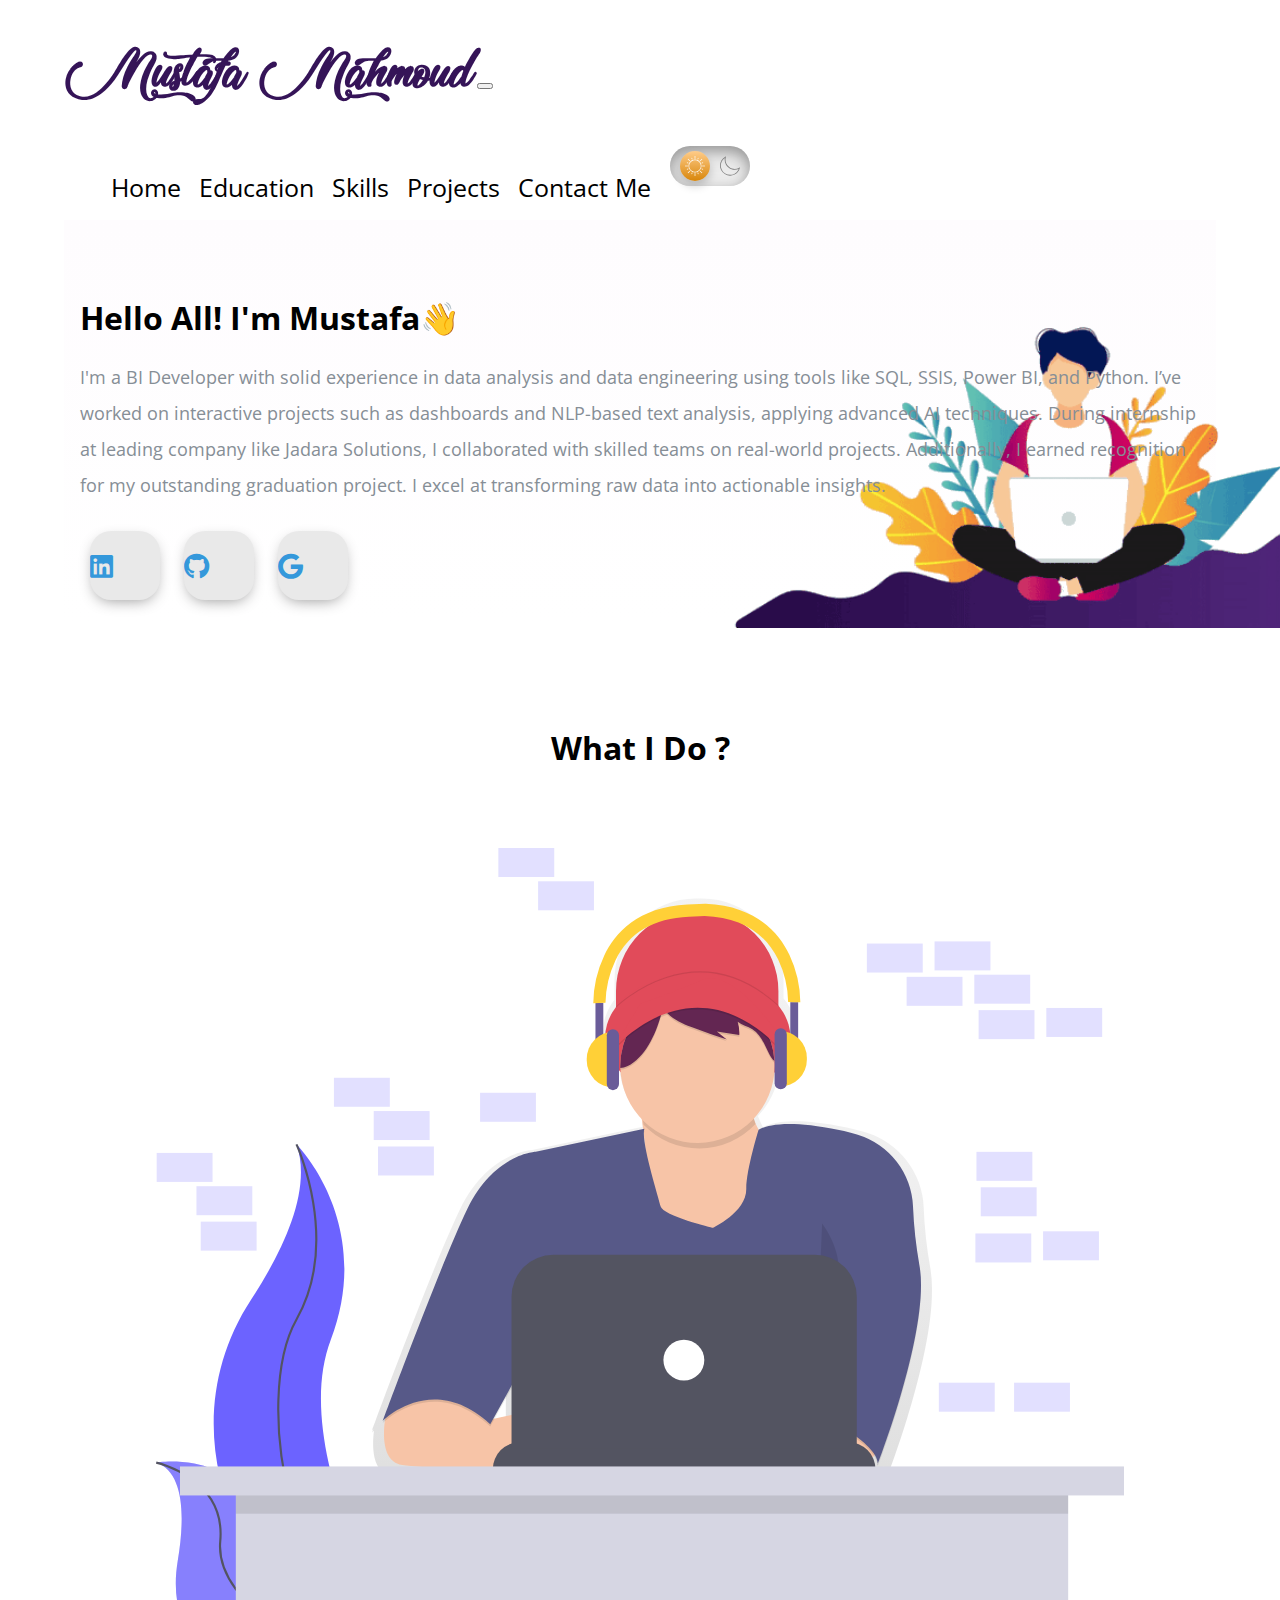
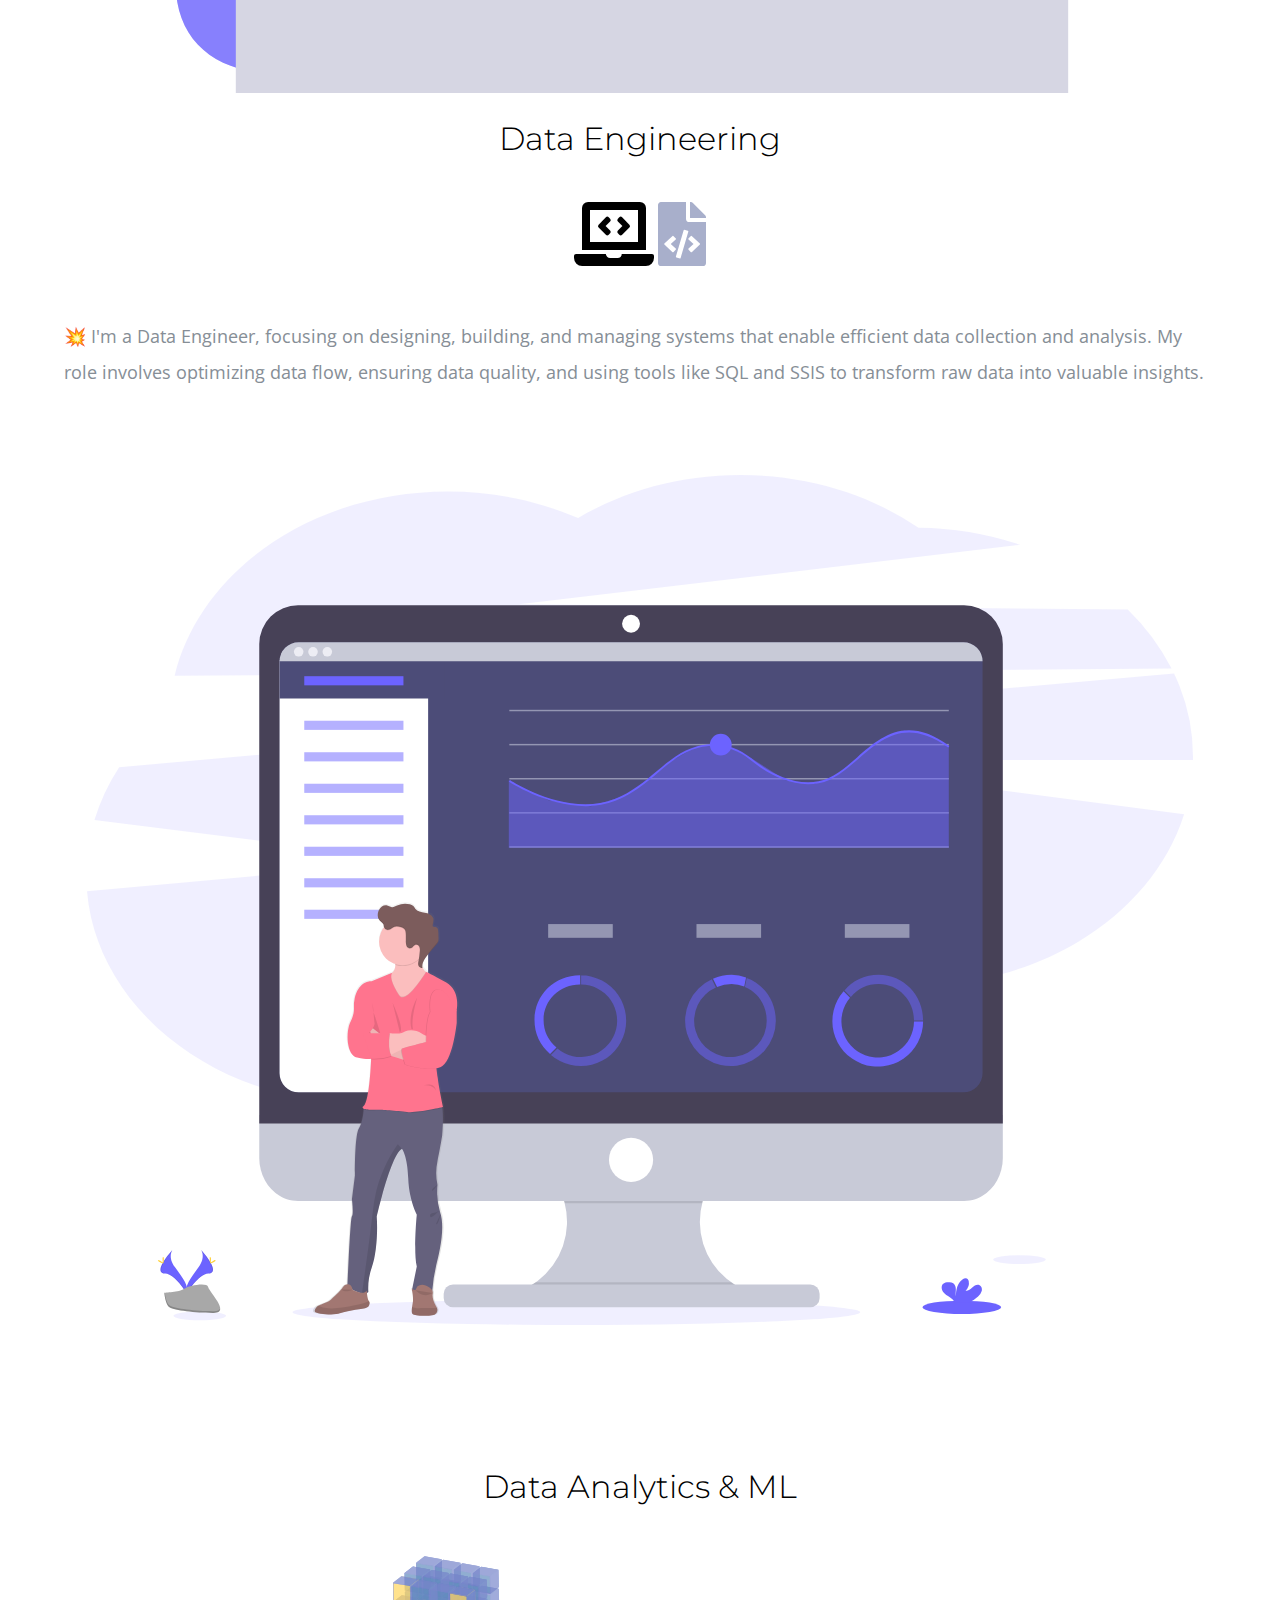
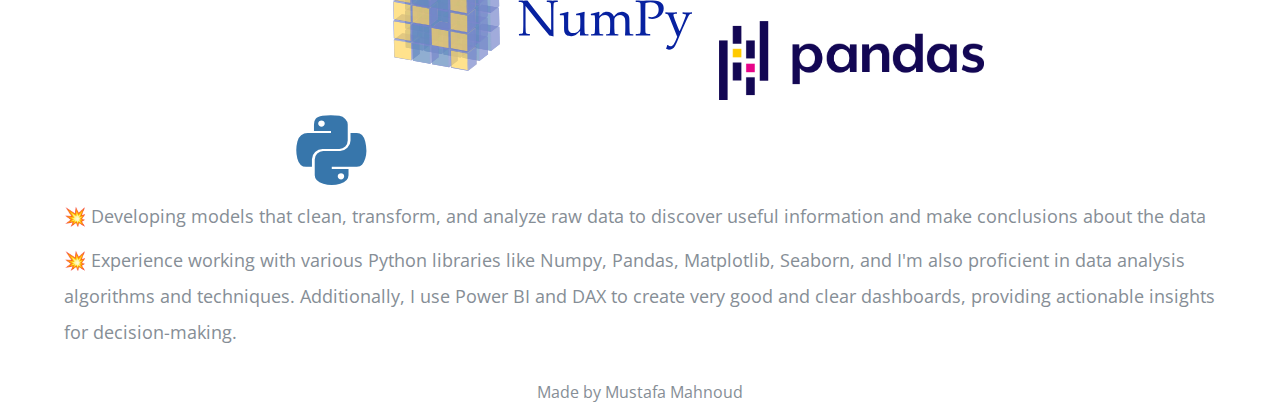
<file: index.html>
<!DOCTYPE html>
<html lang="en" dir="ltr">
  <head>
    <meta charset="utf-8" />
    <meta name="viewport" content="width=device-width,initial-scale=1" />
    <title>Mustafa's Portfolio</title>
    <link rel="icon" href="Image/engineer.ico" />
    <link
      rel="stylesheet"
      href="https://stackpath.bootstrapcdn.com/bootstrap/4.5.0/css/bootstrap.min.css"
      integrity="sha384-9aIt2nRpC12Uk9gS9baDl411NQApFmC26EwAOH8WgZl5MYYxFfc+NcPb1dKGj7Sk"
      crossorigin="anonymous"
    />
    <link rel="stylesheet" href="style.css" />
    <link rel="stylesheet" href="dark-mode.css" />

    <link
      href="https://fonts.googleapis.com/css2?family=Arizonia&family=Montserrat:wght@400;800&display=swap"
      rel="stylesheet"
    />
    <link
      href="https://fonts.googleapis.com/css2?family=Open+Sans:wght@700&display=swap"
      rel="stylesheet"
    />
    <link
      rel="stylesheet"
      href="https://use.fontawesome.com/releases/v5.4.1/css/all.css"
    />
    <link
      rel="stylesheet"
      href="https://cdnjs.cloudflare.com/ajax/libs/font-awesome/5.13.1/css/all.min.css"
    />
    <script
      src="https://code.jquery.com/jquery-3.5.1.slim.min.js"
      integrity="sha384-DfXdz2htPH0lsSSs5nCTpuj/zy4C+OGpamoFVy38MVBnE+IbbVYUew+OrCXaRkfj"
      crossorigin="anonymous"
    ></script>
    <script
      src="https://cdn.jsdelivr.net/npm/popper.js@1.16.0/dist/umd/popper.min.js"
      integrity="sha384-Q6E9RHvbIyZFJoft+2mJbHaEWldlvI9IOYy5n3zV9zzTtmI3UksdQRVvoxMfooAo"
      crossorigin="anonymous"
    ></script>
    <script
      src="https://stackpath.bootstrapcdn.com/bootstrap/4.5.0/js/bootstrap.min.js"
      integrity="sha384-OgVRvuATP1z7JjHLkuOU7Xw704+h835Lr+6QL9UvYjZE3Ipu6Tp75j7Bh/kR0JKI"
      crossorigin="anonymous"
    ></script>
  </head>
  <script
    async
    src="https://www.googletagmanager.com/gtag/js?id=G-WZXPVQDR2Q"
  ></script>
  <script>
    window.dataLayer = window.dataLayer || [];
    function gtag() {
      dataLayer.push(arguments);
    }
    gtag("js", new Date());

    gtag("config", "G-WZXPVQDR2Q");
  </script>
  <body class="container-fluid body_section">
    <header>
      <nav class="navbar navbar-expand-lg navbar-light">
        <a class="navbar-brand brand-name" href="#">Mustafa Mahmoud</a>
        <button
          class="navbar-toggler"
          type="button"
          data-toggle="collapse"
          data-target="#navbarSupportedContent"
          aria-controls="navbarSupportedContent"
          aria-expanded="false"
          aria-label="Toggle navigation"
        >
          <span class="navbar-toggler-icon"></span>
        </button>

        <div class="collapse navbar-collapse" id="navbarSupportedContent">
          <ul class="navbar-nav ml-auto">
            <li class="nav-item">
              <a class="nav-link headerachor" href="index.html">Home</a>
            </li>
            <li class="nav-item">
              <a class="nav-link headerachor" href="education.html"
                >Education</a
              >
            </li>
            <li class="nav-item">
              <a class="nav-link headerachor" href="skill.html">Skills</a>
            </li>
            <li class="nav-item">
              <a class="nav-link headerachor" href="project.html">Projects</a>
            </li>
            <li class="nav-item">
              <a class="nav-link headerachor" href="contact.html">Contact Me</a>
            </li>
            <li>
              <iframe
                id="toggle-iframe"
                onload="onIframeLoad()"
                src="toggle.html"
              ></iframe>
            </li>
          </ul>
        </div>
      </nav>
    </header>

    <section id="Home">
      <div class="row column1">
        <div class="col-lg-6 col-md-6 first-image">
          <img class="boyimage" src="Image/20200630_162659.gif" alt="" />
        </div>
        <div class="col-lg-6 section-1">
          <h1 class="Hello">
            Hello All! I'm Mustafa<span class="wave">👋</span>
          </h1>
          <p>
            I'm a BI Developer with solid experience in data analysis and data engineering using tools like SQL, SSIS, Power BI, and Python.
I’ve worked on interactive projects such as dashboards and NLP-based text analysis, applying advanced AI techniques. During
internship at leading company like Jadara Solutions, I collaborated with skilled teams on real-world projects. Additionally, I
earned recognition for my outstanding graduation project. I excel at transforming raw data into actionable insights.
          </p>
          <div class="social_media_icon">
            <a
              class="btn"
              href="https://www.linkedin.com/in/mustafamahmoudm74/"
              target="_blank"
            >
              <i class="fab fa-linkedin" aria-hidden="true"></i>
            </a>
            <a
              class="btn"
              href="https://github.com/mustafaamahmoudm74"
              target="_blank"
            >
              <i class="fab fa-github"></i>
            </a>
            <a
              class="btn"
              href="mailto:mustafaamahmoudm74@gmail.com"
              target="_blank"
            >
              <i class="fab fa-google"></i>
            </a>
          </div>
        </div>
        <div class="Image-boy col-lg-6">
          <img class="boy" src="Image/Boy-image.png" alt="" />
        </div>
      </div>
    </section>

      <section id="Whatido">
      <h1>What I Do ?</h1>

          <div class="row feature-3">
        <div class="col-lg-6 col-md-6 Feature-third-image">
          <img class="Feature-svg-image-3" src="Image/Coding.svg" alt="" />
        </div>
        <div class="col-lg-6 col-md-6 feature-coding">
          <h1 class="Feature-Heading">Data Engineering</h1>
          <br>
          <ul class="dev-icon">
            <li></li>
            <li><i class="fas fa-laptop-code fa-4x"></i></li>
            <li>
              <i class="fas fa-file-code fa-4x" style="color: #a8afcb"></i>
            </li>
          </ul>
          <div class="Data-Analytic">
          <br> <br>
            <p class="Features-paragraph">
              💥 I'm a Data Engineer, focusing on designing, building, and managing systems that enable efficient data collection and analysis. My role involves optimizing data flow, ensuring data quality, and using tools like SQL and SSIS to transform raw data into valuable insights.
            </p>
          </div>
        </div>
      </div>


      <div class="row feature-1">
        <div class="col-lg-6 col-md-6 Feature-first-image">
          <img class="Feature-svg-image" src="Image/Data_Analysis.svg" alt="" />
        </div>
        <div class="col-lg-6 col-md-6">
          <h1 class="Feature-Heading">Data Analytics & ML</h1>
          <ul class="dev-icon">
            <li><i class="fab fa-python fa-5x" style="color: #3776ab"></i></li>
            <li><img class="numpy" src="Image/numpy-ar21.svg" alt="" /></li>
            <li>
              <img class="pandas" src="Image/kindpng_5747046.png" alt="" />
            </li>
          </ul>
          <div class="Data-Analytic">
            <p class="Features-paragraph">
              💥 Developing models that clean, transform, and analyze raw data to discover useful information and make conclusions about the data
            </p>
            <p class="Features-paragraph">
              💥 Experience working with various Python libraries like Numpy, Pandas, Matplotlib, Seaborn, and I'm also proficient in data analysis algorithms and techniques. Additionally, I use Power BI and DAX to create very good and clear dashboards, providing actionable insights for decision-making.
            </p>
          </div>
        </div>
      </div>
    </section>
    <footer class="footer">Made by Mustafa Mahnoud</footer>
    <script src="dark-mode.js"></script>
  </body>
</html>
</file>
<file: style.css>
body {
  font-family: "Open Sans", sans-serif;
  margin: 0;
}
.body_section {
  padding: 3% 5% 1%;
}

p {
  font-size: 18px;
}

a {
  text-decoration: none;
}

@font-face {
  font-family: "Lovely Home";
  src: local("Lovely Home"), url("Image/LovelyHome-9aBZ.ttf") format("truetype");
}

.brand-name,
.navbar-light .navbar-brand {
  /* font-family: "Brush Script MT"; */
  /* margin-bottom: 3px; */
  font-family: "Lovely Home";
  font-size: 50px;
  font-weight: bold;
  color: #351458;
}

.headerachor {
  color: black;
  margin: 0 7px 0 7px;
  font-size: 25px;
}

.headerachor:hover {
  background-color: #f1f1f1;
}

/* Section 1 */
.column1 {
  background-image: linear-gradient(#fefcfe, #ffffff);
  padding: 8px 16px;
}

.section-1 {
  margin-top: 6%;
  text-align: left;
  position: relative;
}
span.wave {
  animation-name: wave-animation;
  animation-duration: 2.5s;
  animation-iteration-count: infinite;
  transform-origin: 70% 70%;
  display: inline-block;
}

@keyframes wave-animation {
  0% {
    transform: rotate(0deg);
  }
  10% {
    transform: rotate(-10deg);
  }
  20% {
    transform: rotate(12deg);
  }
  30% {
    transform: rotate(-10deg);
  }
  40% {
    transform: rotate(9deg);
  }
  50% {
    transform: rotate(0deg);
  }
  100% {
    transform: rotate(0deg);
  }
}

.first-image {
  position: absolute;
  right: 0;
}
.boyimage {
  height: 400px;
}

@media only screen and (max-width: 1183px) {
  .first-image {
    right: 160px;
  }
}
.boy {
  width: 100%;
  height: 100%;
  animation: bounce 1.2s;
  animation-direction: alternate;
  animation-iteration-count: infinite;
}

@keyframes bounce {
  from {
    transform: translate3d(0, 0, 0);
  }
  to {
    transform: translate3d(0, 20px, 0);
  }
}

.Image-boy {
  text-align: center;
  align-items: center;
}

@media only screen and (min-width: 951px) {
  .Image-boy {
    display: none;
  }
}
.Hello {
  margin-bottom: 20px;
}
p {
  line-height: 2;
  color: #868e96;
}

.btn {
  display: inline-block;
  width: 4.37rem;
  height: 4.37rem;
  background: #e9e9e9;
  padding: 0px 0px;
  margin: 10px;
  border-radius: 30%;
  box-shadow: 0 5px 15px -5px #00000070;
  color: #3498db;
  overflow: hidden;
  position: relative;
}

.btn i {
  line-height: 70px;
  font-size: 1.625rem;
  transition: 0.2s linear;
}

.btn:hover i {
  transform: scale(1.3);
  color: #f1f1f1;
}

.btn::before {
  content: "";
  position: absolute;
  width: 120%;
  height: 120%;
  background: #3498db;
  transform: rotate(45deg);
  left: -110%;
  top: 90%;
}

.btn:hover::before {
  animation: aaa 0.7s 1;
  top: -10%;
  left: -10%;
}

@media only screen and (max-width: 470px) {
  .btn {
    width: 2.5rem;
    height: 2.5rem;
    margin: 7px;
  }
  .btn i {
    line-height: 40px;
    font-size: 1em;
  }
}

#Whatido {
  text-align: center;
  padding-top: 7%;
}

/* Section 2 */
.feature-1 {
  padding-top: 5%;
  text-align: center;
}
.feature-2 {
  padding-top: 5%;
  text-align: center;
}
.feature-3 {
  padding-top: 5%;
  padding-bottom: 20px;
  text-align: center;
}

.Feature-Heading {
  font-family: "Montserrat";
  font-weight: 300;
}

.Feature-first-image {
  padding: 0 2% 10%;
}

.Feature-second-image {
  padding: 5% 2% 0;
}

.Feature-svg-image {
  width: 100%;
  height: 100%;
}
.Feature-svg-image-3 {
  width: 84%;
  height: 84%;
}

.dev-icon {
  list-style: none;
  display: inline;
  padding: 0%;
}

.numpy {
  max-width: 100%;
  width: 30%;
  height: 30%;
  padding-bottom: 7%;
}

.pandas {
  max-width: 100%;
  max-height: 100%;
  width: 23%;
  height: 15%;
  padding-bottom: 7%;
  padding-left: 0;
}

li {
  display: inline;
}

.Data-Analytic {
  text-align: left;
}

.Features-paragraph {
  margin-top: 8px;
  margin-bottom: 8px;
}

@media only screen and (max-width: 764px) {
  .feature-2 {
    display: flex;
    flex-direction: column;
  }
  .feature-web {
    order: 2;
  }

  .brand-name,
  .navbar-light .navbar-brand {
    /* font-family: "Brush Script MT"; */
    /* margin-bottom: 3px; */
    font-family: "Lovely Home";
    font-size: 40px;
    font-weight: bold;
    color: #351458;
  }
}
@media only screen and (max-width: 991px) and (min-width: 951px) {
  .section-1 {
    margin-top: auto;
    padding-right: 400px;
  }
}
@media only screen and (max-width: 950px) {
  body,
  html {
    text-align: center;
    font-size: 16px;
    line-height: normal;
  }
  .Hello {
    margin-bottom: 10px;
  }
  h1 {
    font-size: 25px;
  }
  p {
    font-size: 15px;
    line-height: normal;
  }
  .section-1 {
    text-align: center;
  }
  .first-image {
    display: none;
  }

  .pandas {
    width: 23%;
    height: 15%;
  }
}

footer {
  padding-top: 2%;
  color: #868e96;
  text-align: center;
}
</file>
<file: dark-mode.css>
:root {
  --dark-background-color: #171c28;
  --dark-text-color: #ffffff;
  --dark-button-color: #55198b;
}

iframe {
  border: none;
  width: 92px;
  height: 65px;
}

@media (min-width: 992px) {
  .navbar-expand-lg .navbar-nav {
    align-items: center;
  }
}

.dark-mode {
  background-color: var(--dark-background-color) !important;
  background-image: var(--dark-background-color) !important;
  color: var(--dark-text-color) !important;
}

.dark-mode .card-title {
  color: var(--dark-text-color);
}

.dark-mode .card {
  background-color: var(--dark-background-color);
}

.dark-mode .column1 {
  background-image: var(--dark-background-color) !important;
}

.dark-mode .nav-link {
  color: var(--dark-text-color) !important;
}

.dark-mode .headerachor:hover {
  background-color: var(--dark-button-color) !important;
}

.dark-mode .brand-name {
  color: var(--dark-text-color) !important;
}

.dark-mode .brand-name:hover {
  color: var(--dark-button-color) !important;
}

.dark-mode p {
  color: #fffff0 !important;
}
</file>
